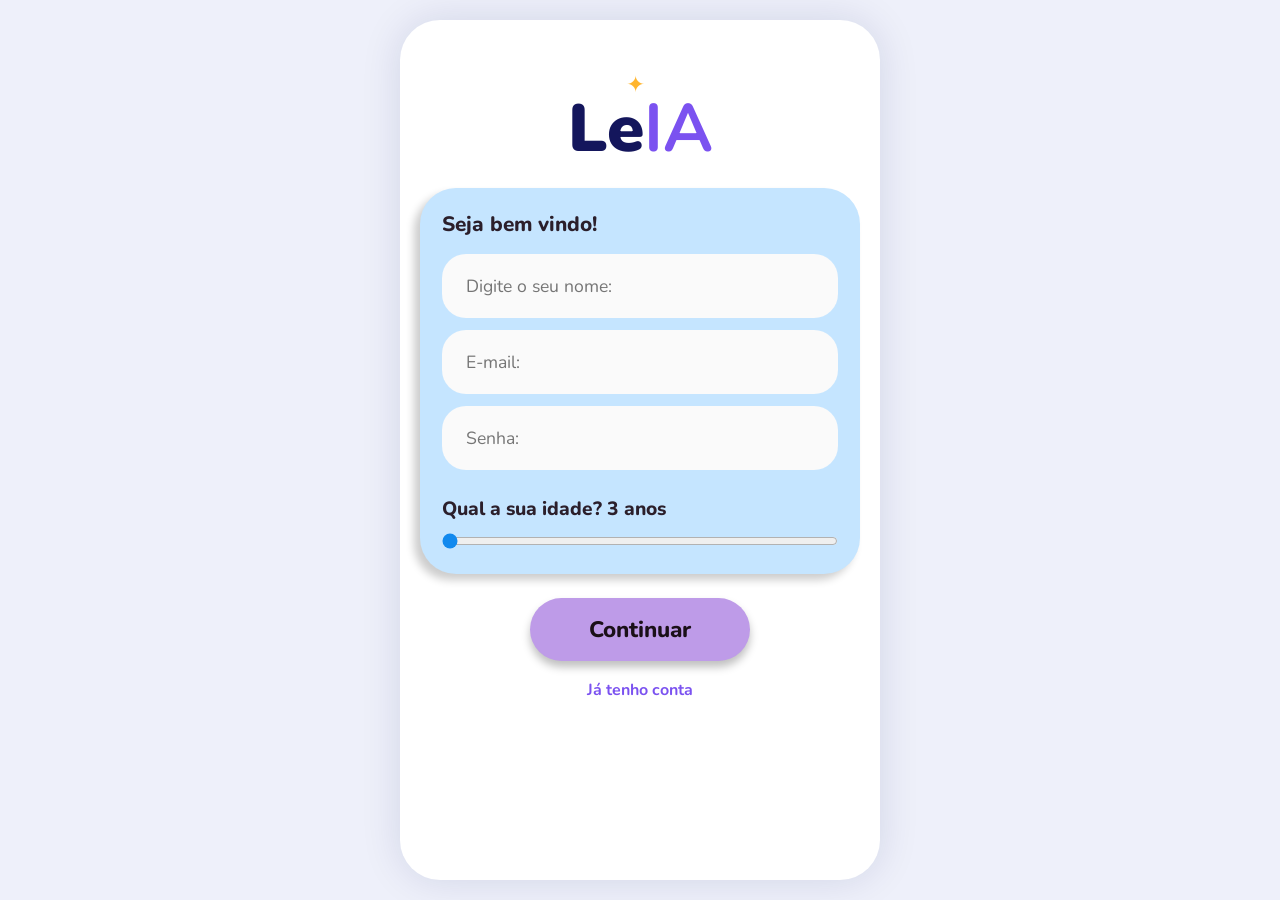
<file: index.html>
<!doctype html>
<html lang="pt-BR">

<head>
    <meta charset="utf-8">
    <meta name="viewport" content="width=device-width,initial-scale=1">
    <link rel="preconnect" href="https://fonts.googleapis.com">
    <link href="https://fonts.googleapis.com/css2?family=Nunito:wght@400;700;800;900&display=swap" rel="stylesheet">
    <link rel="stylesheet" href="style.css">
    <title>LeIA – Criar conta</title>
</head>

<body data-page="index" class="no-nav">
    <h1 class="logo" aria-label="LeIA"><small>✦</small>Le<b>IA</b></h1>
    <form id="form" novalidate>
        <div class="panel">
            <h1>Seja bem vindo!</h1>
            <input class="field" id="name" placeholder="Digite o seu nome:" aria-label="Nome" autocomplete="name">
            <input class="field" id="email" type="email" placeholder="E-mail:" aria-label="E-mail" autocomplete="email">
            <input class="field" id="pass" type="password" placeholder="Senha:" aria-label="Senha"
                autocomplete="new-password">
            <label for="age">Qual a sua idade? <span id="ageOut"></span></label><input type="range" id="age" min="3"
                max="14" value="3">
        </div>
        <button class="btn">Continuar</button>
    </form><a class="link" href="login.html">Já tenho conta</a>
    <script src="main.js"></script>
</body>

</html>
</file>
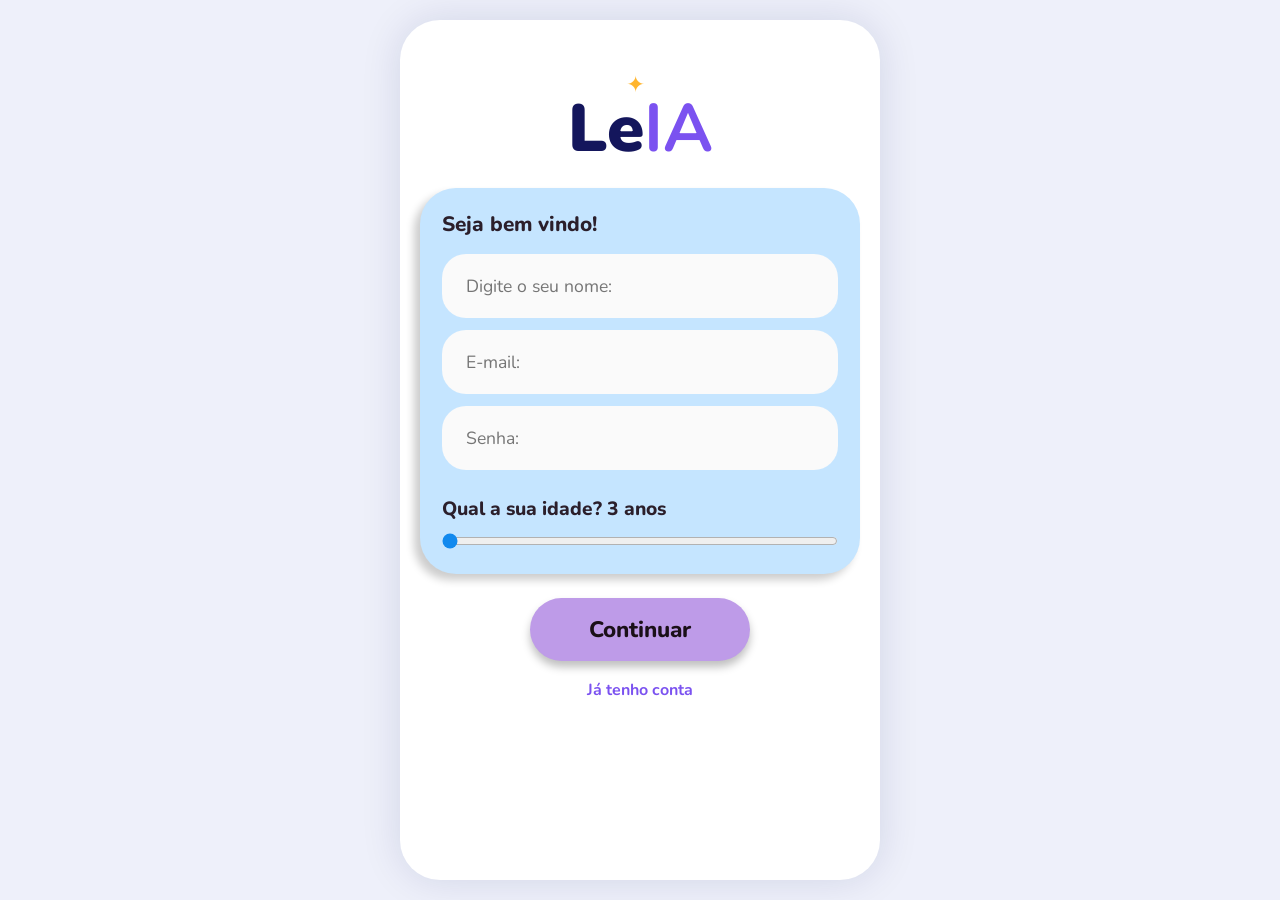
<file: create.html>
<!doctype html>
<html lang="pt-BR">

<head>
    <meta charset="utf-8">
    <meta name="viewport" content="width=device-width,initial-scale=1">
    <link rel="preconnect" href="https://fonts.googleapis.com">
    <link href="https://fonts.googleapis.com/css2?family=Nunito:wght@400;700;800;900&display=swap" rel="stylesheet">
    <link rel="stylesheet" href="style.css">
    <title>LeIA – Gerar história</title>
</head>

<body data-page="create" data-nav="1" class="">
    <div id="wizard" class="gen">
        <h1 class="logo" aria-label="LeIA"><small>✦</small>Le<b>IA</b></h1>
        <h2>1. O que você vai viver hoje?</h2>
        <div class="tiles">
            <button class="tile t0" aria-pressed="false" data-v="Mistério"><span>🔍</span>Mistério</button><button
                class="tile t1" aria-pressed="false" data-v="Amizade"><span>🧑‍🤝‍🧑</span>Amizade</button><button
                class="tile t2" aria-pressed="false" data-v="Fantasia"><span>🎪</span>Fantasia</button><button
                class="tile t3" aria-pressed="false" data-v="Aventura"><span>🐉</span>Aventura</button>
        </div>
        <input class="field" placeholder="Outro..." aria-label="Outro tipo de história">
        <h2>2. Onde a história se passa?</h2>
        <div class="tiles">
            <button class="tile t0" aria-pressed="false" data-v="uma floresta"><span>🌲</span>Floresta</button><button
                class="tile t1" aria-pressed="false" data-v="uma escola"><span>🏫</span>Escola</button><button
                class="tile t2" aria-pressed="false" data-v="um castelo"><span>🏰</span>Castelo</button><button
                class="tile t3" aria-pressed="false" data-v="o espaço"><span>🪐</span>Espaço</button>
        </div>
        <input class="field" placeholder="Outro..." aria-label="Outro lugar">
        <h2>3. Qual o personagem?</h2>
        <div class="tiles">
            <button class="tile t0" aria-pressed="false" data-v="Um robô"><span>🤖</span>Robô</button><button
                class="tile t1" aria-pressed="false" data-v="Uma menina"><span>👧</span>Menina</button><button
                class="tile t2" aria-pressed="false" data-v="Um dragão"><span>🐲</span>Dragão</button><button
                class="tile t3" aria-pressed="false" data-v="Um gato"><span>🐱</span>Gato</button>
        </div>
        <input class="field" placeholder="Outro..." aria-label="Outro personagem">
        <h2>Dificuldade da leitura:</h2>
        <div class="diffs">
            <button class="diff" aria-pressed="false" data-v="Fácil"><b>Fácil</b>Frases curtas e palavras
                simples</button>
            <button class="diff" aria-pressed="true" data-v="Média"><b>Média</b>Frases mais longas e com mais
                detalhes</button>
            <button class="diff" aria-pressed="false" data-v="Difícil"><b>Difícil</b>Textos mais completos e vocabulário
                rico</button>
        </div>
        <button class="btn" id="gen">Gerar</button>
    </div>
    <div id="loading" hidden class="gen" style="text-align:center;padding:60px 20px">
        <div class="spinner"></div>
        <h2 style="margin:0">Criando sua história...</h2>
    </div>
    <script src="main.js"></script>
</body>

</html>
</file>
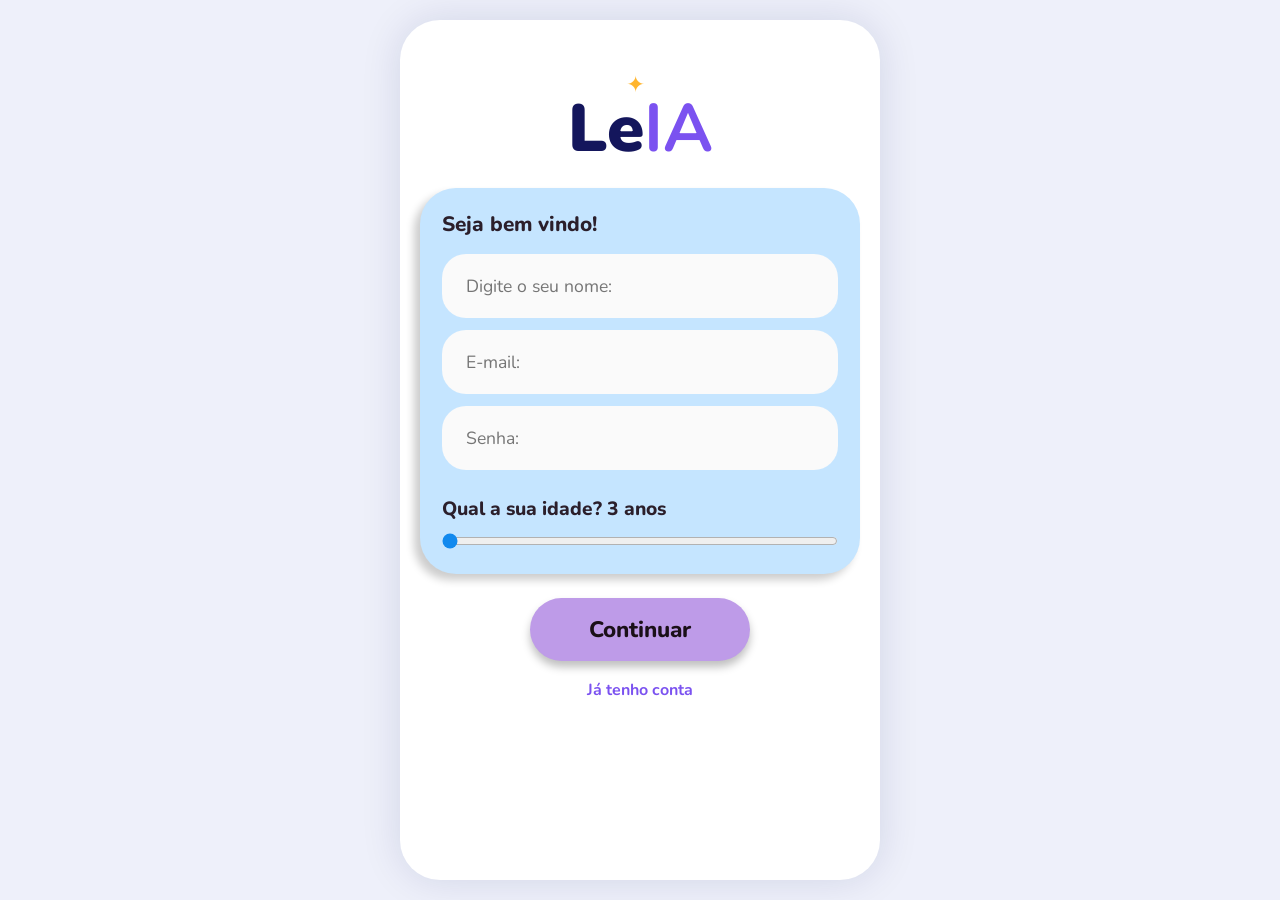
<file: evolution.html>
<!doctype html>
<html lang="pt-BR">

<head>
    <meta charset="utf-8">
    <meta name="viewport" content="width=device-width,initial-scale=1">
    <link rel="preconnect" href="https://fonts.googleapis.com">
    <link href="https://fonts.googleapis.com/css2?family=Nunito:wght@400;700;800;900&display=swap" rel="stylesheet">
    <link rel="stylesheet" href="style.css">
    <title>LeIA – Evolução</title>
</head>

<body data-page="evolution" data-nav="1">
    <h1>Sua evolução</h1>
    <h2>Resumo</h2>
    <div class="stats">
        <div class="stat"><b id="started">0</b>começadas</div>
        <div class="stat"><b id="done">0</b>finalizadas</div>
    </div>
    <h2>Progresso médio <span id="avgt"></span></h2>
    <div class="bar"><i id="avg" style="width:0"></i></div>
    <h2>Conquistas</h2>
    <div class="badges" id="badges"></div>
    <script src="main.js"></script>
</body>

</html>
</file>
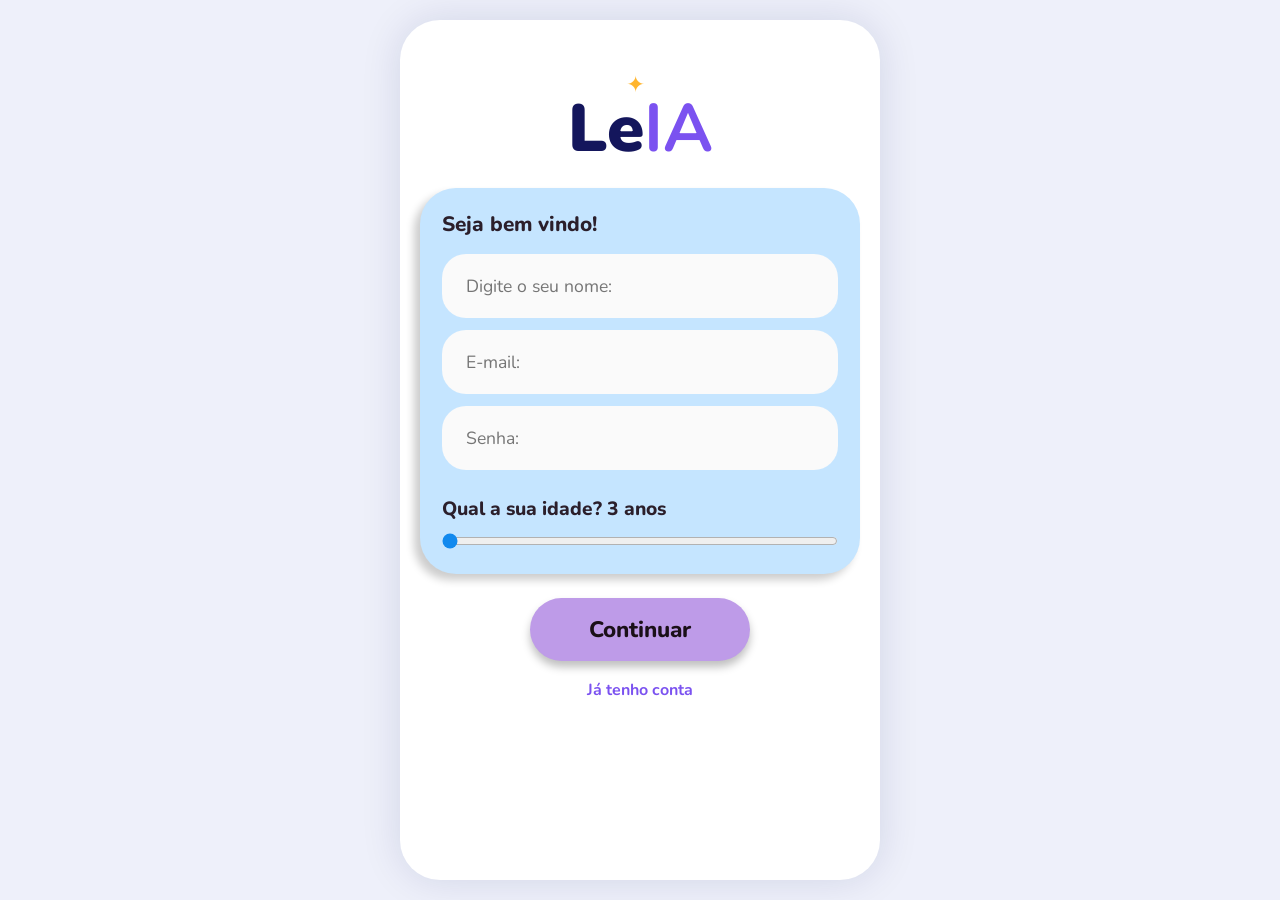
<file: home.html>
<!doctype html>
<html lang="pt-BR">

<head>
    <meta charset="utf-8">
    <meta name="viewport" content="width=device-width,initial-scale=1">
    <link rel="preconnect" href="https://fonts.googleapis.com">
    <link href="https://fonts.googleapis.com/css2?family=Nunito:wght@400;700;800;900&display=swap" rel="stylesheet">
    <link rel="stylesheet" href="style.css">
    <title>LeIA – Início</title>
</head>

<body data-page="home" data-nav="1">
    <div class="top">
        <h1 id="hello"></h1><a href="profile.html" class="avatar" aria-label="Perfil">🐯</a>
    </div>
    <div class="hero"><a href="create.html">GERAR<br>HISTÓRIA<br>NOVA</a></div>
    <h2><a href="library.html">Minhas Histórias &gt;</a></h2>
    <div class="row" id="mine"></div>
    <h2><a href="library.html">Recomendações &gt;</a></h2>
    <div class="row" id="rec"></div>
    <script src="main.js"></script>
</body>

</html>
</file>
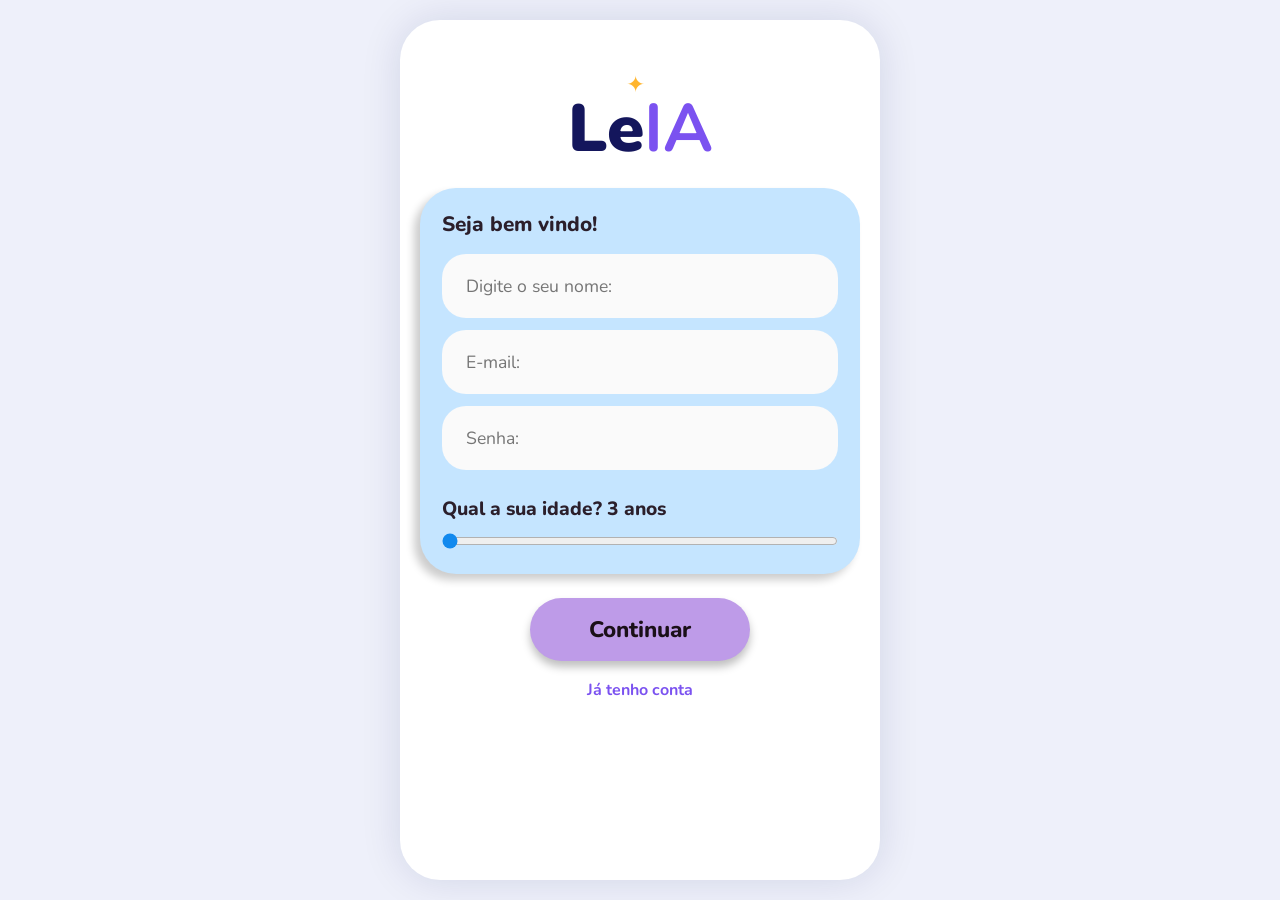
<file: library.html>
<!doctype html>
<html lang="pt-BR">

<head>
    <meta charset="utf-8">
    <meta name="viewport" content="width=device-width,initial-scale=1">
    <link rel="preconnect" href="https://fonts.googleapis.com">
    <link href="https://fonts.googleapis.com/css2?family=Nunito:wght@400;700;800;900&display=swap" rel="stylesheet">
    <link rel="stylesheet" href="style.css">
    <title>LeIA – Biblioteca</title>
</head>

<body data-page="library" data-nav="1">
    <h1>Biblioteca</h1>
    <input class="field search" id="q" type="search" placeholder="Buscar história..." aria-label="Buscar">
    <div class="chips" id="chips"></div>
    <div class="grid" id="list"></div>
    <script src="main.js"></script>
</body>

</html>
</file>
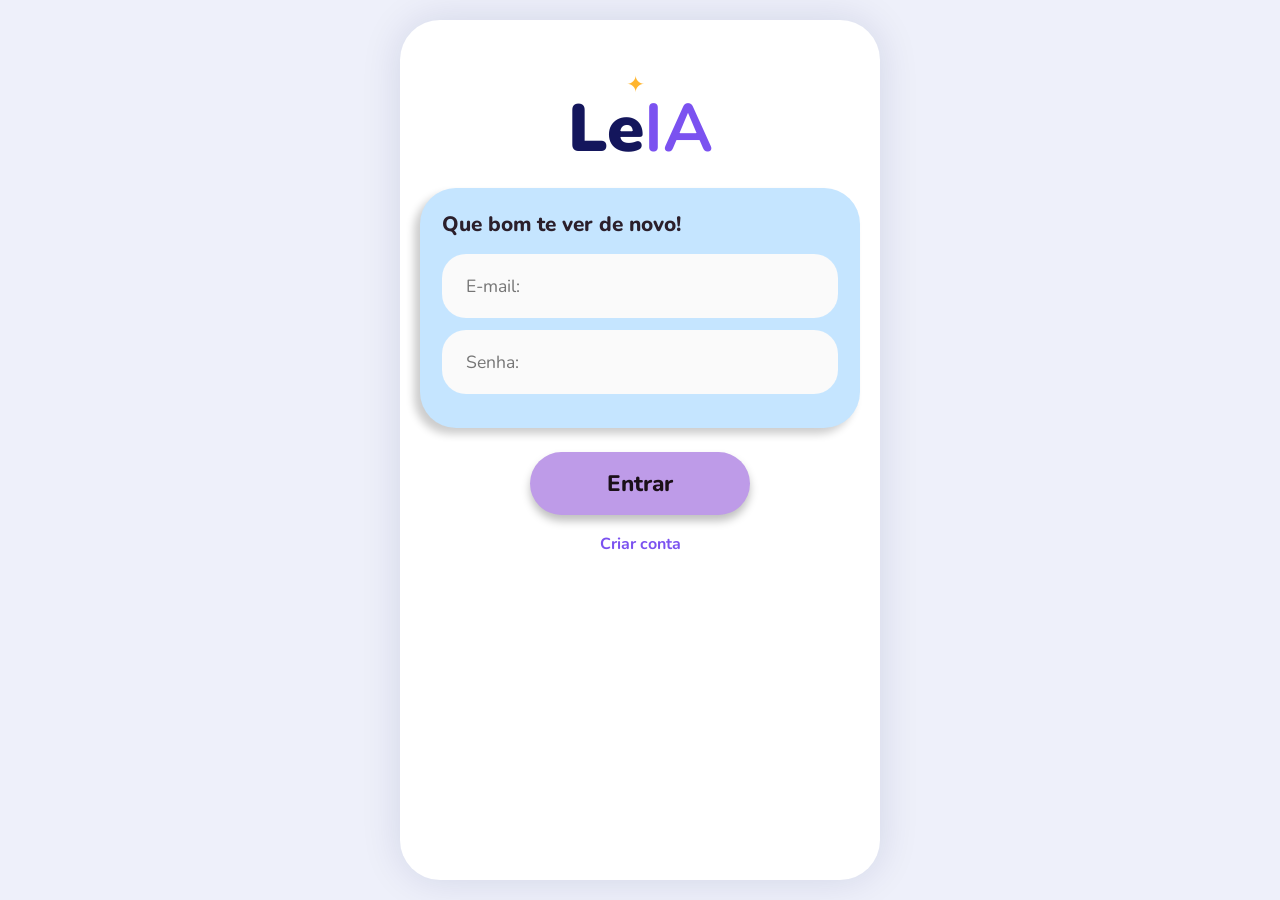
<file: login.html>
<!doctype html>
<html lang="pt-BR">

<head>
    <meta charset="utf-8">
    <meta name="viewport" content="width=device-width,initial-scale=1">
    <link rel="preconnect" href="https://fonts.googleapis.com">
    <link href="https://fonts.googleapis.com/css2?family=Nunito:wght@400;700;800;900&display=swap" rel="stylesheet">
    <link rel="stylesheet" href="style.css">
    <title>LeIA – Entrar</title>
</head>

<body data-page="login" class="no-nav">
    <h1 class="logo" aria-label="LeIA"><small>✦</small>Le<b>IA</b></h1>
    <form id="form" novalidate>
        <div class="panel">
            <h1>Que bom te ver de novo!</h1>
            <input class="field" id="email" type="email" placeholder="E-mail:" aria-label="E-mail">
            <input class="field" id="pass" type="password" placeholder="Senha:" aria-label="Senha">
        </div>
        <button class="btn">Entrar</button>
    </form><a class="link" href="index.html">Criar conta</a>
    <script src="main.js"></script>
</body>

</html>
</file>
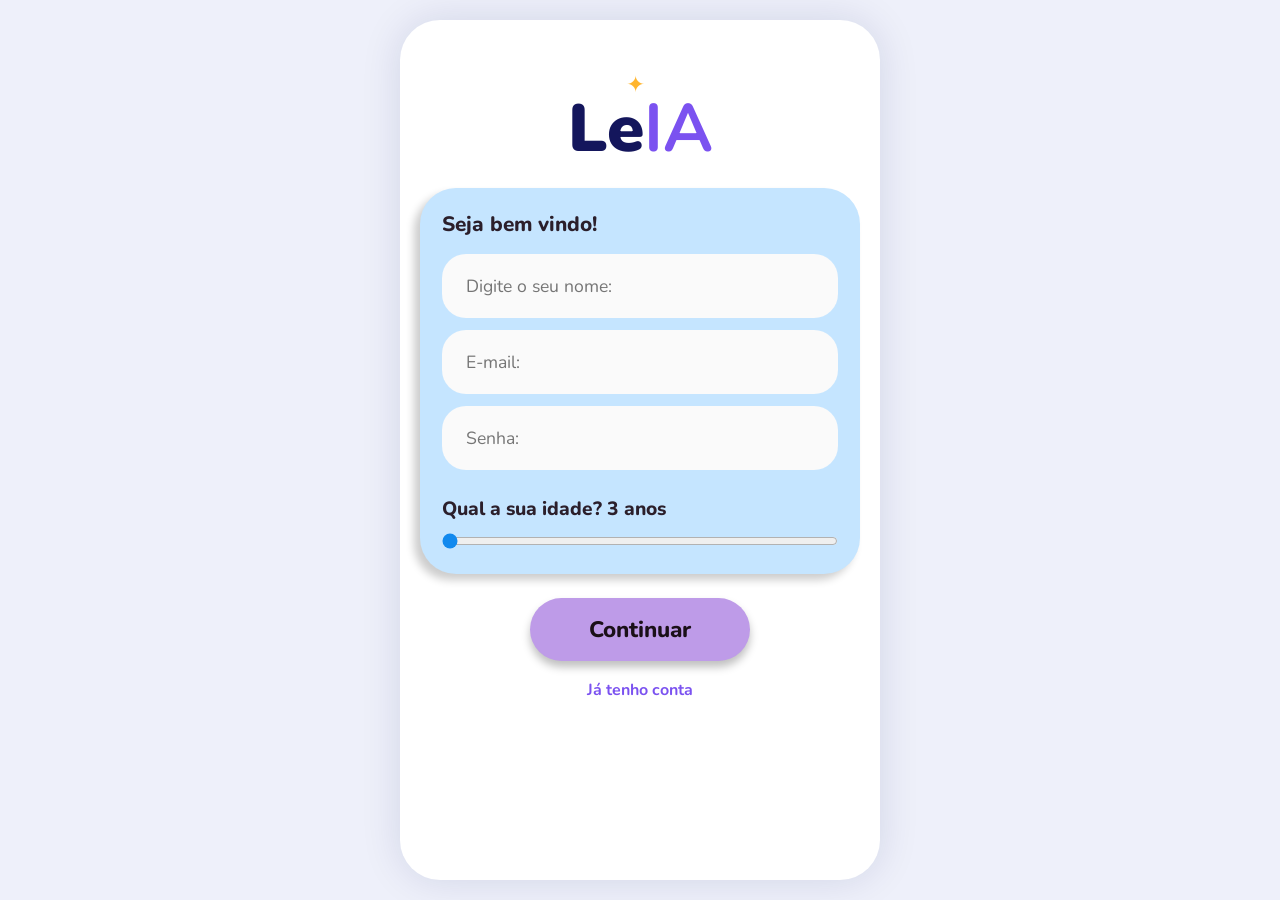
<file: profile.html>
<!doctype html>
<html lang="pt-BR">

<head>
    <meta charset="utf-8">
    <meta name="viewport" content="width=device-width,initial-scale=1">
    <link rel="preconnect" href="https://fonts.googleapis.com">
    <link href="https://fonts.googleapis.com/css2?family=Nunito:wght@400;700;800;900&display=swap" rel="stylesheet">
    <link rel="stylesheet" href="style.css">
    <title>LeIA – Perfil</title>
</head>

<body data-page="profile" data-nav="1">
    <div class="top">
        <h1>Perfil</h1><span class="avatar">🐯</span>
    </div>
    <form id="pf" novalidate class="panel" style="margin-top:14px"><input class="field" id="pname"
            aria-label="Nome"><input class="field" id="pmail" type="email" aria-label="E-mail"><label
            for="page">Idade</label><input type="range" id="page" min="3" max="14"><button class="btn">Salvar
            alterações</button></form>
    <button class="btn" id="reset" type="button" style="background:#ffd3b0">Apagar progresso</button><button class="btn"
        id="out" type="button" style="background:#eee">Sair</button>
    <dialog id="dlg">
        <h2 style="margin-top:0">Apagar progresso?</h2>
        <p>Suas histórias geradas e o progresso de leitura serão removidos.</p>
        <menu><button class="btn" id="no" style="background:#eee">Cancelar</button><button class="btn"
                id="yes">Apagar</button></menu>
    </dialog>
    <script src="main.js"></script>
</body>

</html>
</file>
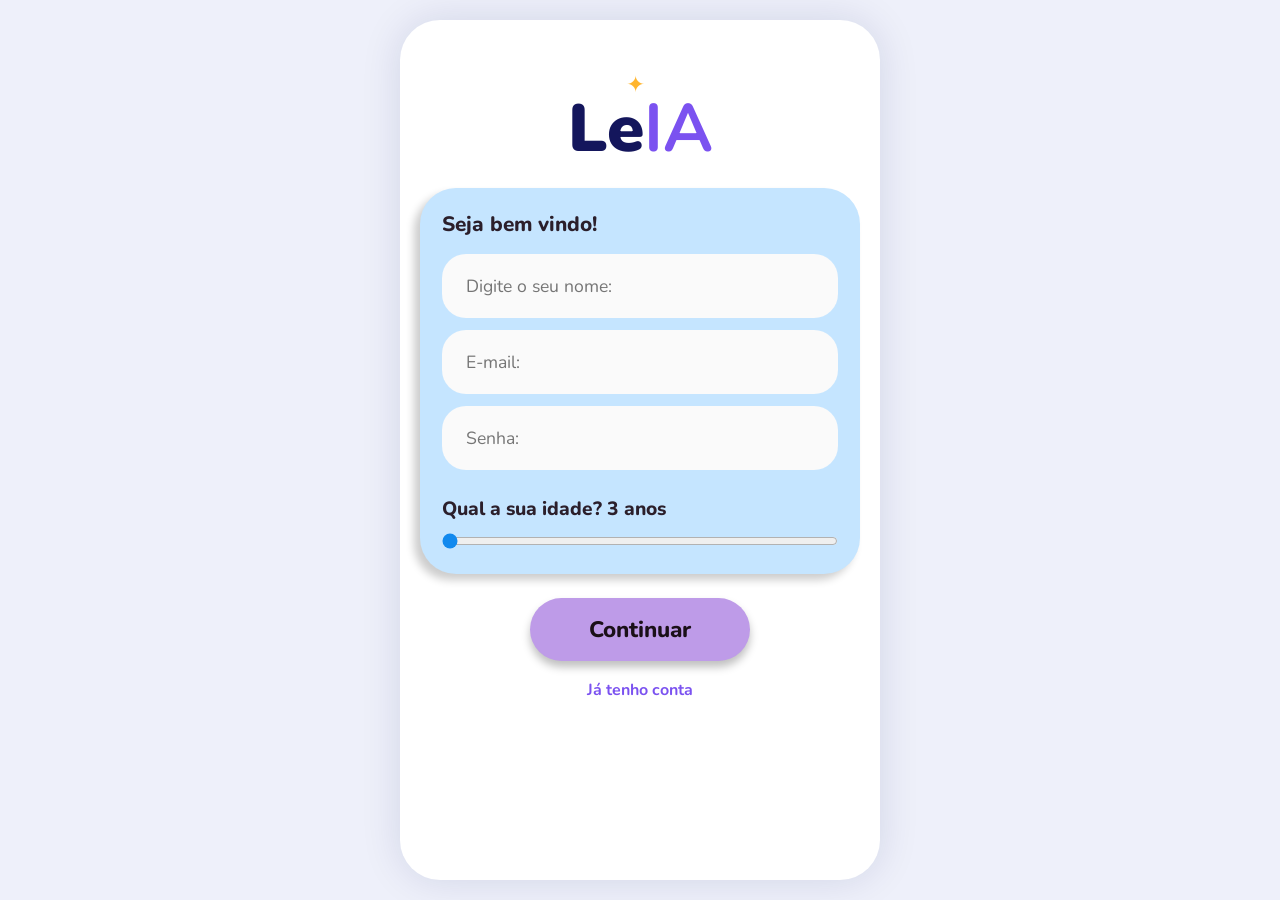
<file: story.html>
<!doctype html>
<html lang="pt-BR">

<head>
    <meta charset="utf-8">
    <meta name="viewport" content="width=device-width,initial-scale=1">
    <link rel="preconnect" href="https://fonts.googleapis.com">
    <link href="https://fonts.googleapis.com/css2?family=Nunito:wght@400;700;800;900&display=swap" rel="stylesheet">
    <link rel="stylesheet" href="style.css">
    <title>LeIA – Leitura</title>
</head>

<body data-page="story" class="no-nav">
    <main id="reader">
        <div class="reader-top">
            <div><b id="title"></b><small id="chap"></small></div><button class="round" id="aminus"
                aria-label="Diminuir letra">A-</button><button class="round" id="aplus"
                aria-label="Aumentar letra">A+</button><a class="round" href="home.html" aria-label="Início">🏠</a>
        </div>
        <div class="scene" id="scene" aria-hidden="true"></div>
        <div id="text"></div>
        <p class="ask" id="q"></p>
        <div id="choices"></div>
        <div id="after"></div>
    </main>
    <script src="main.js"></script>
</body>

</html>
</file>
<file: style.css>
:root {
    --navy: #14165c;
    --purple: #7b52f0;
    --lilac: #be9be8;
    --sky: #c5e5ff;
    --ink: #2b1f2b;
    --bg: #fff;
    --field: #fafafa;
    --blue-card: #b5deff;
    --green-card: #b4ebb4;
    --peach-card: #ffd3b0;
    --orange: #f07b20;
    --pink: #ff5eae;
    --yellow: #ffe066;
    --cyan: #87ddf0;
    --gold: #ffb52e;
    --r-lg: 36px;
    --r-md: 24px;
    --r-pill: 999px;
    --shadow: 0 6px 8px rgba(0, 0, 0, .25);
    --font: 'Nunito', system-ui, sans-serif
}

* {
    box-sizing: border-box;
    margin: 0
}

html {
    background: #eef0fa
}

body {
    font-family: var(--font);
    color: var(--ink);
    background: var(--bg);
    max-width: 480px;
    min-height: 100vh;
    margin: 0 auto;
    padding: 24px 20px 110px;
    position: relative;
    box-shadow: 0 0 40px rgba(20, 22, 92, .12)
}

body.no-nav {
    padding-bottom: 40px
}

a {
    color: inherit;
    text-decoration: none
}

button {
    font: inherit;
    cursor: pointer;
    border: 0
}

:focus-visible {
    outline: 3px solid var(--purple);
    outline-offset: 2px
}

h1 {
    font-size: 2rem;
    font-weight: 800
}

h2 {
    font-size: 1.35rem;
    font-weight: 800;
    margin: 20px 0 10px
}

.logo {
    display: block;
    text-align: center;
    font-size: 4.2rem;
    font-weight: 900;
    color: var(--navy);
    line-height: 1;
    margin: 30px 0 24px
}

.logo b {
    color: var(--purple)
}

.logo small {
    display: block;
    font-size: 1.4rem;
    color: var(--gold);
    letter-spacing: .4em
}

.panel {
    background: var(--sky);
    border-radius: var(--r-lg);
    padding: 22px;
    box-shadow: -6px 6px 8px rgba(0, 0, 0, .2)
}

.panel h1 {
    font-size: 1.3rem;
    margin-bottom: 16px
}

.field {
    width: 100%;
    background: var(--field);
    border: 2px solid transparent;
    border-radius: var(--r-md);
    padding: 18px 22px;
    font: inherit;
    font-size: 1.1rem;
    margin-bottom: 12px;
    color: #444
}

.field.invalid {
    border-color: #e03355
}

.err {
    color: #c21f43;
    font-weight: 700;
    font-size: .9rem;
    margin: -6px 0 10px 8px;
    min-height: 0
}

.panel label {
    font-weight: 800;
    font-size: 1.2rem;
    display: block;
    margin: 14px 0 8px
}

input[type=range] {
    width: 100%;
    accent-color: #1189ee;
    height: 10px
}

.btn {
    display: block;
    margin: 24px auto 0;
    min-width: 220px;
    padding: 16px 36px;
    border-radius: var(--r-pill);
    background: var(--lilac);
    font-weight: 800;
    font-size: 1.4rem;
    color: #1b1018;
    box-shadow: var(--shadow);
    text-align: center
}

.btn:hover {
    filter: brightness(1.06)
}

.btn:active {
    transform: translateY(2px)
}

.link {
    display: block;
    text-align: center;
    margin-top: 18px;
    font-weight: 700;
    color: var(--purple)
}

.top {
    display: flex;
    justify-content: space-between;
    align-items: center
}

.avatar {
    font-size: 3rem;
    background: none
}

.hero {
    margin-top: 14px;
    border-radius: var(--r-lg);
    height: 210px;
    display: grid;
    place-items: center;
    background: repeating-linear-gradient(45deg, #ffe8c9 0 14px, #ffd1e6 14px 28px, #d4e6ff 28px 42px, #d8f5d0 42px 56px)
}

.hero a {
    width: 170px;
    height: 170px;
    border-radius: 50%;
    background: #fff;
    display: grid;
    place-items: center;
    text-align: center;
    font-weight: 900;
    font-size: 1.3rem;
    border: 8px solid transparent;
    background: linear-gradient(#fff, #fff) padding-box, conic-gradient(#ffc933, #ff9a1f, #ff5470, #9460a6, #5367b5, #13b5ea, #09c06c, #ffc933) border-box;
    box-shadow: var(--shadow)
}

.row {
    display: flex;
    gap: 14px;
    overflow-x: auto;
    padding: 4px 2px 14px;
    scroll-snap-type: x mandatory;
    margin: 0 -20px;
    padding-inline: 20px
}

.card {
    flex: 0 0 220px;
    border-radius: var(--r-md);
    padding: 10px;
    scroll-snap-align: start
}

.card .pic {
    height: 100px;
    border-radius: 16px;
    display: grid;
    place-items: center;
    font-size: 3.2rem;
    margin-bottom: 8px
}

.card h3 {
    font-size: 1rem;
    font-weight: 800
}

.stars {
    color: var(--gold);
    letter-spacing: 2px
}

.card p {
    font-size: .9rem;
    margin: 4px 0
}

.pill {
    display: block;
    border-radius: var(--r-pill);
    padding: 6px;
    text-align: center;
    font-weight: 800;
    font-size: 1.2rem;
    color: #fff;
    margin-top: 6px
}

.rec {
    background: #fff;
    box-shadow: 0 2px 8px rgba(0, 0, 0, .2)
}

.nav {
    position: fixed;
    bottom: 0;
    left: 50%;
    transform: translateX(-50%);
    width: 100%;
    max-width: 480px;
    background: #fff;
    display: flex;
    justify-content: space-around;
    padding: 10px 6px 14px;
    border-top: 1px solid #e5e5e5;
    box-shadow: 0 -4px 10px rgba(0, 0, 0, .06);
    z-index: 5
}

.nav a {
    display: flex;
    flex-direction: column;
    align-items: center;
    font-weight: 700;
    color: #777;
    font-size: .95rem;
    padding: 4px 10px;
    border-radius: 14px
}

.nav a span {
    font-size: 2rem;
    filter: grayscale(1)
}

.nav a.on {
    color: #000
}

.nav a.on span {
    filter: none
}

.reader-top {
    display: flex;
    align-items: center;
    gap: 10px
}

.reader-top div {
    flex: 1
}

.reader-top small {
    display: block
}

.round {
    width: 54px;
    height: 54px;
    border-radius: 50%;
    background: #fff;
    box-shadow: var(--shadow);
    font-weight: 900;
    font-size: 1.1rem;
    display: grid;
    place-items: center
}

.scene {
    height: 190px;
    border-radius: var(--r-lg);
    margin: 14px 0;
    display: grid;
    place-items: center;
    font-size: 5rem;
    background: linear-gradient(135deg, #2f6b3a, #9acb6c)
}

.para {
    background: #f5f5f5;
    border-radius: var(--r-lg);
    padding: 22px 24px;
    margin-bottom: 18px;
    box-shadow: 0 5px 6px rgba(0, 0, 0, .2);
    line-height: 1.5;
    font-size: var(--fs, 1.1rem)
}

.ask {
    font-weight: 800;
    color: #555;
    margin: 10px 14px
}

.choice {
    display: block;
    width: 100%;
    border-radius: var(--r-pill);
    padding: 12px 16px;
    margin-bottom: 12px;
    font-weight: 800;
    font-size: 1rem
}

.c1 {
    background: var(--yellow);
    color: #8a6200
}

.c2 {
    background: var(--cyan);
    color: #0a78c8
}

.choice[disabled] {
    opacity: .45;
    cursor: default
}

.choice.picked {
    opacity: 1;
    outline: 3px solid var(--navy)
}

.green {
    background: #93e08f;
    color: #14451a
}

.gen {
    background: linear-gradient(#e8c6ff, #9ca9ff);
    border-radius: var(--r-lg);
    padding: 14px 16px 24px
}

.gen h2 {
    text-align: center;
    color: var(--navy);
    margin: 14px 0 -14px;
    position: relative;
    z-index: 1;
    font-size: 1.25rem
}

.tiles {
    background: #fff;
    border-radius: var(--r-lg);
    padding: 26px 10px 12px;
    display: grid;
    grid-template-columns: repeat(4, 1fr);
    gap: 8px;
    margin-bottom: 10px
}

.tile {
    border-radius: 16px;
    padding: 6px 2px;
    font-weight: 800;
    font-size: .8rem;
    color: var(--navy);
    text-align: center
}

.tile span {
    display: block;
    font-size: 2.1rem;
    background: #fff;
    border-radius: 12px;
    margin-bottom: 2px;
    padding: 4px 0
}

.tile[aria-pressed=true] {
    outline: 4px solid var(--navy);
    transform: scale(1.05)
}

.t0 {
    background: #f2a65a
}

.t1 {
    background: #7da0f0
}

.t2 {
    background: #7be57b
}

.t3 {
    background: #ef8a8a
}

.gen .field {
    margin-bottom: 0;
    border-radius: var(--r-pill);
    padding: 12px 20px;
    font-size: 1.1rem;
    background: #fff
}

.diffs {
    display: grid;
    gap: 8px;
    margin-top: 8px
}

.diff {
    text-align: left;
    background: #ffe5a6;
    border: 4px solid transparent;
    border-radius: var(--r-md);
    padding: 10px 16px;
    font-size: .9rem
}

.diff b {
    display: block;
    font-size: 1.05rem
}

.diff[aria-pressed=true] {
    border-color: var(--gold)
}

.gen .btn {
    background: #ffd884;
    color: #a85a00
}

.stats {
    display: grid;
    grid-template-columns: 1fr 1fr;
    gap: 12px
}

.stat {
    background: var(--sky);
    border-radius: var(--r-md);
    padding: 16px;
    text-align: center
}

.stat b {
    display: block;
    font-size: 2.2rem;
    color: var(--purple)
}

.bar {
    height: 14px;
    background: #eee;
    border-radius: 9px;
    overflow: hidden;
    margin: 6px 0 12px
}

.bar i {
    display: block;
    height: 100%;
    background: linear-gradient(90deg, var(--purple), var(--pink))
}

.badges {
    display: flex;
    gap: 10px;
    flex-wrap: wrap
}

.badge {
    background: #fff3cf;
    border-radius: var(--r-md);
    padding: 10px 14px;
    font-weight: 800
}

.badge.off {
    filter: grayscale(1);
    opacity: .5
}

.search {
    margin: 12px 0
}

.chips {
    display: flex;
    gap: 8px;
    flex-wrap: wrap;
    margin-bottom: 12px
}

.chip {
    padding: 8px 16px;
    border-radius: var(--r-pill);
    background: #eee;
    font-weight: 800
}

.chip[aria-pressed=true] {
    background: var(--purple);
    color: #fff
}

.grid {
    display: grid;
    grid-template-columns: 1fr 1fr;
    gap: 12px
}

.grid .card {
    flex: auto
}

.empty {
    text-align: center;
    padding: 30px;
    color: #666;
    font-weight: 700
}

dialog {
    border: 0;
    border-radius: var(--r-lg);
    padding: 26px;
    max-width: 340px;
    box-shadow: 0 10px 40px rgba(0, 0, 0, .35)
}

dialog::backdrop {
    background: rgba(20, 22, 92, .5)
}

dialog menu {
    display: flex;
    gap: 10px;
    padding: 0;
    margin-top: 18px
}

dialog .btn {
    margin: 0;
    min-width: 0;
    flex: 1;
    font-size: 1rem;
    padding: 12px
}

.toast {
    position: fixed;
    top: 16px;
    left: 50%;
    transform: translateX(-50%);
    background: var(--navy);
    color: #fff;
    padding: 12px 22px;
    border-radius: var(--r-pill);
    font-weight: 800;
    z-index: 20
}

.spinner {
    width: 64px;
    height: 64px;
    border: 8px solid #fff;
    border-top-color: var(--purple);
    border-radius: 50%;
    animation: s 1s linear infinite;
    margin: 40px auto
}

@keyframes s {
    to {
        rotate: 360deg
    }
}

@media(prefers-reduced-motion:reduce) {
    .spinner {
        animation: none
    }
}

@media(min-width:768px) {
    body {
        margin-block: 20px;
        border-radius: 40px;
        min-height: calc(100vh - 40px)
    }
}
</file>
